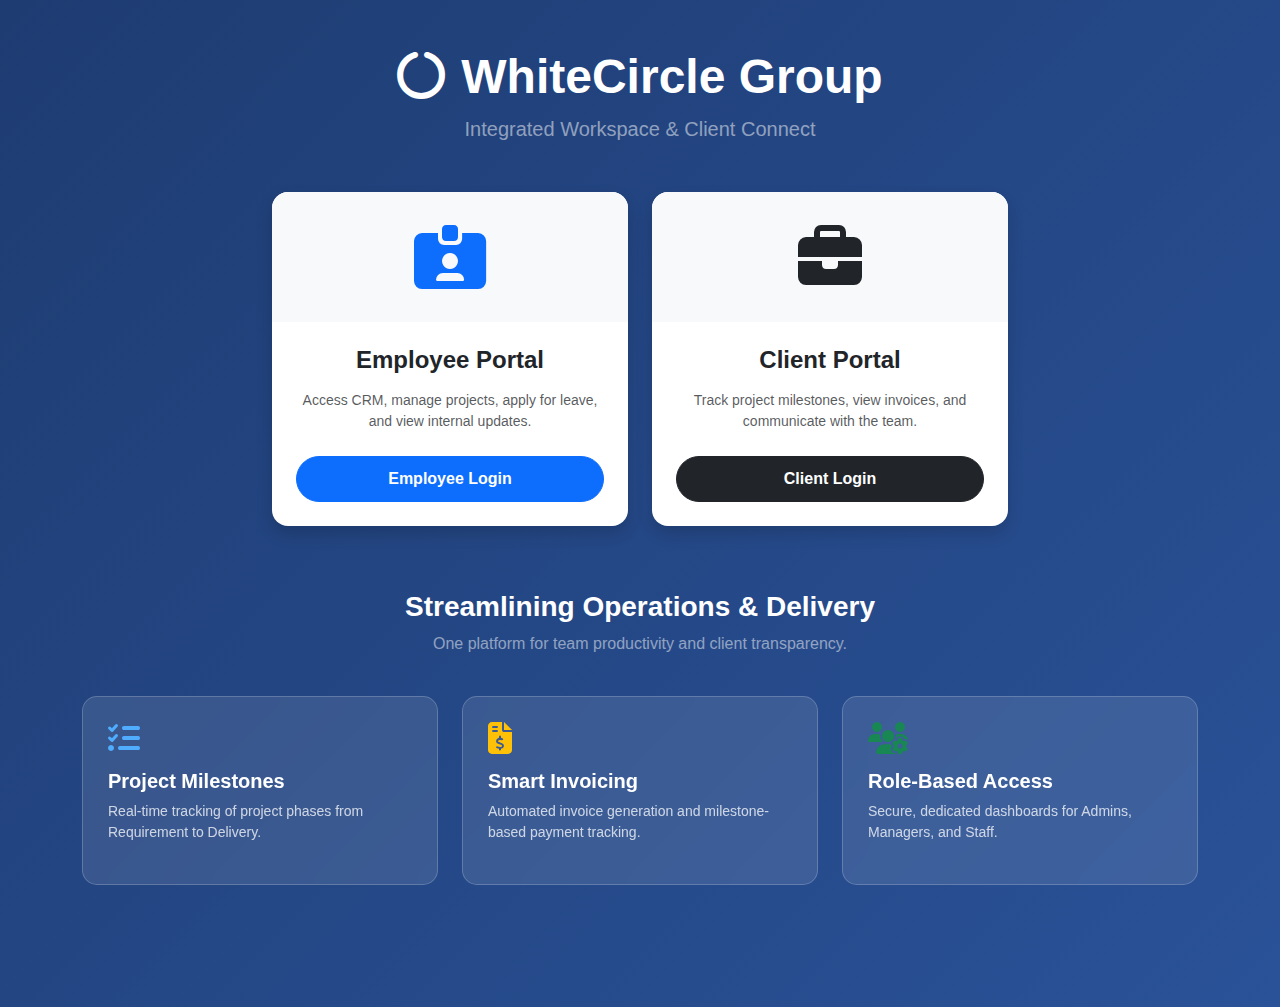
<file: admindashboard/admindashboard/src/main/resources/templates/index.html>
<!DOCTYPE html>
<html lang="en" xmlns:th="http://www.thymeleaf.org">
<head>
    <meta charset="UTF-8">
    <meta name="viewport" content="width=device-width, initial-scale=1.0">
    <title>WhiteCircle Group | Workspace</title>
    <link href="https://cdn.jsdelivr.net/npm/bootstrap@5.3.0/dist/css/bootstrap.min.css" rel="stylesheet">
    <link href="https://cdnjs.cloudflare.com/ajax/libs/font-awesome/6.4.0/css/all.min.css" rel="stylesheet">
    <style>
        body {
            /* Kept your existing premium blue gradient */
            background: linear-gradient(135deg, #1e3c72 0%, #2a5298 100%);
            min-height: 100vh;
            font-family: 'Poppins', sans-serif; /* Ensuring we keep the font upgrade */
            padding-bottom: 50px;
        }

        /* --- SERVICE CARDS --- */
        .service-card {
            border: none;
            border-radius: 16px;
            transition: all 0.3s ease;
            height: 100%;
            background: white;
            overflow: hidden;
            position: relative;
        }
        .service-card:hover {
            transform: translateY(-8px);
            box-shadow: 0 15px 35px rgba(0,0,0,0.25);
        }
        .service-icon-wrapper {
            height: 130px;
            display: flex;
            align-items: center;
            justify-content: center;
            background: #f8f9fa;
        }
        .btn-service {
            border-radius: 25px;
            padding: 10px 30px;
            font-weight: 600;
            transition: all 0.3s;
        }

        /* --- FEATURE GRID (Glassmorphism) --- */
        .feature-box {
            background: rgba(255, 255, 255, 0.1);
            backdrop-filter: blur(10px);
            border: 1px solid rgba(255, 255, 255, 0.2);
            border-radius: 15px;
            padding: 25px;
            color: white;
            transition: transform 0.3s;
            height: 100%;
        }
        .feature-box:hover {
            transform: translateY(-5px);
            background: rgba(255, 255, 255, 0.2);
        }
        .feature-icon {
            font-size: 2rem;
            margin-bottom: 15px;
            color: #4facfe;
        }

        /* --- LOGIN CONTAINER --- */
        #login-container {
            display: none;
            min-height: 70vh;
            align-items: center;
            animation: fadeIn 0.4s ease-in-out;
        }
        @keyframes fadeIn {
            from { opacity: 0; transform: translateY(10px); }
            to { opacity: 1; transform: translateY(0); }
        }
    </style>
</head>
<body>

<div class="container py-5">

    <div id="landing-section">

        <div class="text-center mb-5">
            <h1 class="text-white fw-bold mb-2 display-5"><i class="fas fa-circle-notch me-3"></i>WhiteCircle Group</h1>
            <p class="text-white-50 fs-5">Integrated Workspace & Client Connect</p>
        </div>

        <div class="row justify-content-center g-4 mb-5">

            <div class="col-md-5 col-lg-4">
                <div class="card service-card shadow">
                    <div class="service-icon-wrapper">
                        <i class="fas fa-id-card-alt fa-4x text-primary"></i>
                    </div>
                    <div class="card-body p-4 text-center">
                        <h4 class="card-title fw-bold mb-3">Employee Portal</h4>
                        <p class="card-text text-muted small mb-4">
                            Access CRM, manage projects, apply for leave, and view internal updates.
                        </p>
                        <button class="btn btn-primary btn-service w-100" onclick="openPortal('employee')">
                            Employee Login
                        </button>
                    </div>
                </div>
            </div>

            <div class="col-md-5 col-lg-4">
                <div class="card service-card shadow">
                    <div class="service-icon-wrapper">
                        <i class="fas fa-briefcase fa-4x text-dark"></i>
                    </div>
                    <div class="card-body p-4 text-center">
                        <h4 class="card-title fw-bold mb-3">Client Portal</h4>
                        <p class="card-text text-muted small mb-4">
                            Track project milestones, view invoices, and communicate with the team.
                        </p>
                        <button class="btn btn-dark btn-service w-100" onclick="openPortal('client')">
                            Client Login
                        </button>
                    </div>
                </div>
            </div>

        </div>

        <div class="row mt-5 pt-3">
            <div class="col-12 text-center mb-4">
                <h3 class="text-white fw-bold">Streamlining Operations & Delivery</h3>
                <p class="text-white-50">One platform for team productivity and client transparency.</p>
            </div>

            <div class="col-md-6 col-lg-4 mb-4">
                <div class="feature-box">
                    <i class="fas fa-tasks feature-icon"></i>
                    <h5 class="fw-bold">Project Milestones</h5>
                    <p class="small opacity-75">Real-time tracking of project phases from Requirement to Delivery.</p>
                </div>
            </div>

            <div class="col-md-6 col-lg-4 mb-4">
                <div class="feature-box">
                    <i class="fas fa-file-invoice-dollar feature-icon text-warning"></i>
                    <h5 class="fw-bold">Smart Invoicing</h5>
                    <p class="small opacity-75">Automated invoice generation and milestone-based payment tracking.</p>
                </div>
            </div>

            <div class="col-md-6 col-lg-4 mb-4">
                <div class="feature-box">
                    <i class="fas fa-users-cog feature-icon text-success"></i>
                    <h5 class="fw-bold">Role-Based Access</h5>
                    <p class="small opacity-75">Secure, dedicated dashboards for Admins, Managers, and Staff.</p>
                </div>
            </div>
        </div>

    </div>

    <div class="row justify-content-center" id="login-container">
        <div class="col-md-5">

            <div class="text-start mb-3">
                <button class="btn btn-outline-light btn-sm" onclick="showLanding()">
                    <i class="fas fa-arrow-left me-2"></i>Back to Portal Selection
                </button>
            </div>

            <div class="card border-0 shadow-lg" style="border-radius: 15px; overflow: hidden;">

                <div class="card-header bg-white border-bottom-0 pt-4 pb-0 text-center">
                    <h4 class="fw-bold" id="login-title">Login</h4>
                    <p class="text-muted small" id="login-subtitle">Please enter your credentials.</p>
                </div>

                <div class="card-body p-4">

                    <div id="employee-form-section" style="display: none;">
                        <form action="/employee" method="get"> <div class="mb-3">
                            <label class="form-label small fw-bold text-muted">Corporate Email / Username</label>
                            <div class="input-group">
                                <span class="input-group-text bg-light"><i class="fas fa-user"></i></span>
                                <input type="text" name="username" class="form-control" placeholder="user@whitecircle.com" required>
                            </div>
                        </div>
                            <div class="mb-3">
                                <label class="form-label small fw-bold text-muted">Password</label>
                                <div class="input-group">
                                    <span class="input-group-text bg-light"><i class="fas fa-lock"></i></span>
                                    <input type="password" name="password" class="form-control" placeholder="••••••" required>
                                </div>
                            </div>
                            <button type="submit" class="btn btn-primary w-100 py-2 fw-bold">
                                <i class="fas fa-sign-in-alt me-2"></i>Secure Access
                            </button>
                        </form>
                    </div>

                    <div id="client-form-section" style="display: none;">
                        <form action="/client" method="get"> <div class="mb-3">
                            <label class="form-label small fw-bold text-muted">Registered Phone</label>
                            <div class="input-group">
                                <span class="input-group-text bg-light">+91</span>
                                <input type="tel" name="phone" class="form-control" placeholder="9876543210" pattern="[0-9]{10}" required>
                            </div>
                        </div>
                            <div class="mb-3">
                                <label class="form-label small fw-bold text-muted">Client / Project ID</label>
                                <input type="text" name="clientId" class="form-control" placeholder="WCG-2026-001" required>
                            </div>
                            <button type="submit" class="btn btn-dark w-100 py-2 fw-bold">
                                <i class="fas fa-rocket me-2"></i>Access Project Dashboard
                            </button>
                        </form>
                    </div>

                </div>
                <div class="card-footer bg-light text-center py-3 border-0">
                    <small class="text-muted">Need help? Contact <a href="#" class="text-decoration-none fw-bold">IT Support</a></small>
                </div>
            </div>
        </div>
    </div>
</div>

<script src="https://cdn.jsdelivr.net/npm/bootstrap@5.3.0/dist/js/bootstrap.bundle.min.js"></script>
<script>
    function openPortal(type) {
        // Hide Landing, Show Login
        document.getElementById('landing-section').style.display = 'none';
        document.getElementById('login-container').style.display = 'flex';

        // Reset forms
        document.getElementById('employee-form-section').style.display = 'none';
        document.getElementById('client-form-section').style.display = 'none';

        // Toggle Logic
        if (type === 'employee') {
            document.getElementById('employee-form-section').style.display = 'block';
            document.getElementById('login-title').innerText = "Employee Portal";
            document.getElementById('login-title').className = "fw-bold text-primary";
            document.getElementById('login-subtitle').innerText = "Authorized personnel only.";
        }
        else if (type === 'client') {
            document.getElementById('client-form-section').style.display = 'block';
            document.getElementById('login-title').innerText = "Client Connect";
            document.getElementById('login-title').className = "fw-bold text-dark";
            document.getElementById('login-subtitle').innerText = "View project status and invoices.";
        }
    }

    function showLanding() {
        // Show Landing, Hide Login
        document.getElementById('login-container').style.display = 'none';
        document.getElementById('landing-section').style.display = 'block';
    }
</script>
</body>
</html>
</file>
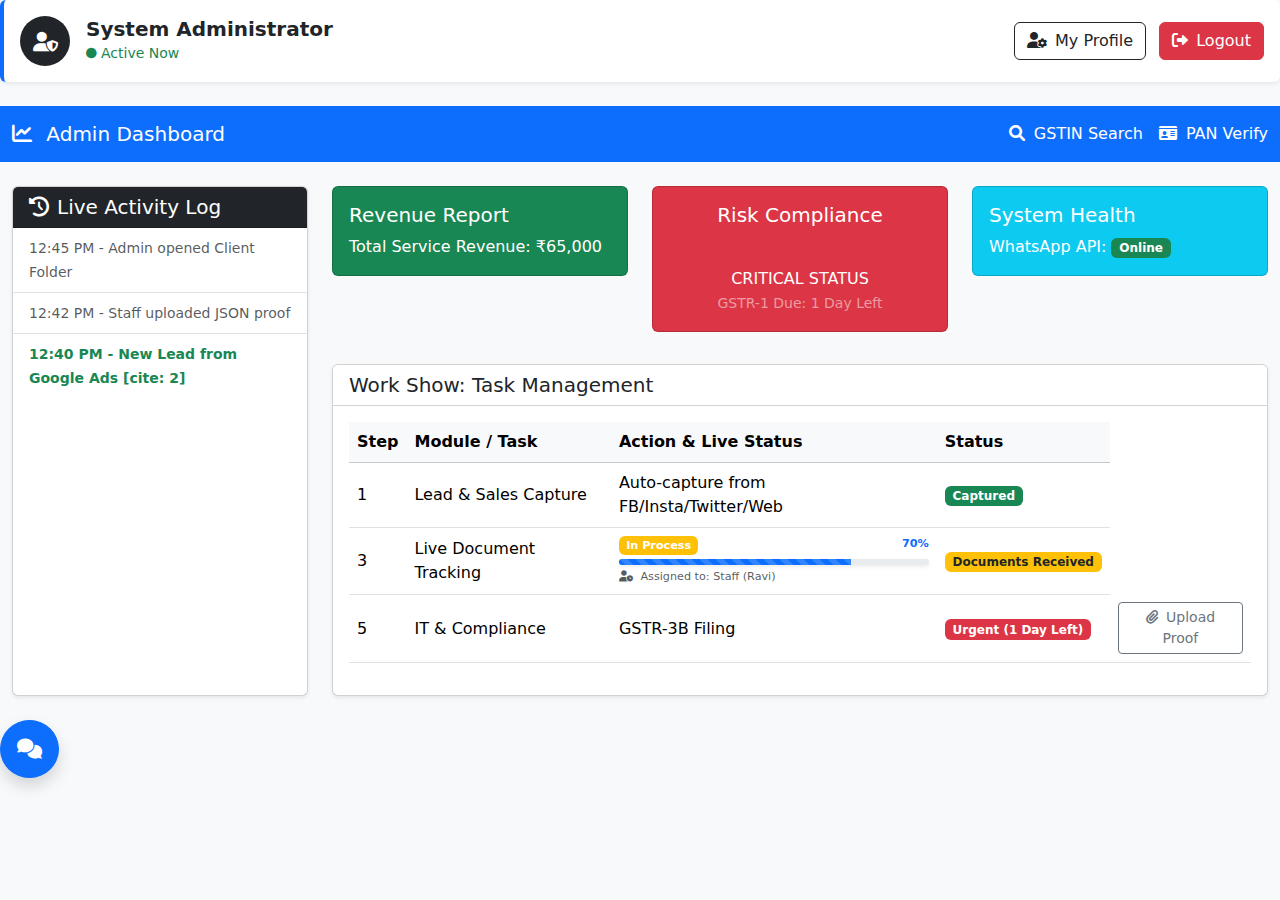
<file: admindashboard/admindashboard/src/main/resources/templates/dashboard.html>
<!DOCTYPE html>
<html xmlns:th="http://www.thymeleaf.org">
<head>
    <meta charset="UTF-8">
    <title>Admin Dashboard</title>
    <link href="https://cdn.jsdelivr.net/npm/bootstrap@5.3.0/dist/css/bootstrap.min.css" rel="stylesheet">
    <link rel="stylesheet" th:href="@{/css/style.css}">
    <link rel="stylesheet" href="https://cdnjs.cloudflare.com/ajax/libs/font-awesome/6.0.0/css/all.min.css">
</head>
<body class="bg-light">

<div class="card shadow-sm mb-4 border-0 border-start border-primary border-4">
    <div class="card-body d-flex justify-content-between align-items-center">

        <div class="d-flex align-items-center">
            <div class="bg-dark text-white rounded-circle d-flex align-items-center justify-content-center me-3" style="width: 50px; height: 50px;">
                <i class="fas fa-user-shield fa-lg"></i>
            </div>
            <div>
                <h5 class="mb-0 fw-bold">System Administrator</h5>
                <small class="text-success"><i class="fas fa-circle fa-xs me-1"></i>Active Now</small>
            </div>
        </div>

        <div>
            <a href="/profile?clientName=Administrator&phone=Office_Landline&pan=NA&role=admin"
               class="btn btn-outline-dark me-2">
                <i class="fas fa-user-cog me-2"></i>My Profile
            </a>

            <a href="/" class="btn btn-danger">
                <i class="fas fa-sign-out-alt me-2"></i>Logout
            </a>
        </div>

    </div>
</div>

<nav class="navbar navbar-dark bg-primary sticky-top">
    <div class="container-fluid">
        <a class="navbar-brand" href="#">
            <i class="fas fa-chart-line me-2"></i> Admin Dashboard
        </a>
        <div class="d-flex text-white">
            <span class="me-3 nav-btn" data-bs-toggle="modal" data-bs-target="#gstModal">
                <i class="fas fa-search me-1"></i> GSTIN Search
            </span>

            <span class="nav-btn" data-bs-toggle="modal" data-bs-target="#panModal">
                <i class="fas fa-id-card me-1"></i> PAN Verify
            </span>
        </div>
    </div>
</nav>

<div class="container-fluid py-4">
    <div class="row">
        <div class="col-md-3">
            <div class="card shadow-sm h-100">
                <div class="card-header bg-dark text-white">
                    <h5 class="mb-0"><i class="fas fa-history me-2"></i>Live Activity Log</h5>
                </div>
                <div class="card-body p-0">
                    <ul class="list-group list-group-flush" id="activity-log">
                        <li class="list-group-item text-muted"><small>12:45 PM - Admin opened Client Folder</small></li>
                        <li class="list-group-item text-muted"><small>12:42 PM - Staff uploaded JSON proof</small></li>
                        <li class="list-group-item text-success fw-bold"><small>12:40 PM - New Lead from Google Ads [cite: 2]</small></li>
                    </ul>
                </div>
            </div>
        </div>

        <div class="col-md-9">

            <div class="row mb-4">
                <div class="col-md-4">
                    <div class="card text-white bg-success mb-3 interactive-card">
                        <div class="card-body">
                            <h5 class="card-title">Revenue Report</h5>
                            <p class="card-text">Total Service Revenue: ₹65,000</p>
                        </div>
                    </div>
                </div>
                <div class="col-md-4">
                    <div class="card text-white bg-danger mb-2 interactive-card">
                        <div class="card-body text-center">
                            <h5 class="card-title">Risk Compliance</h5>

                            <div class="risk-meter mx-auto my-2">
                                <div class="meter-center text-danger">85%</div>
                            </div>

                            <p class="card-text fw mb-0">CRITICAL STATUS</p>
                            <small class="text-white-50">GSTR-1 Due: 1 Day Left</small>
                        </div>
                    </div>
                </div>
                <div class="col-md-4">
                    <div class="card text-white bg-info mb-3 interactive-card">
                        <div class="card-body">
                            <h5 class="card-title">System Health</h5>
                            <p class="card-text">WhatsApp API: <span class="badge bg-success">Online</span></p>
                        </div>
                    </div>
                </div>
            </div>

            <div class="card shadow-sm">
                <div class="card-header bg-white">
                    <h5 class="mb-0">Work Show: Task Management</h5>
                </div>
                <div class="card-body">
                    <div class="table-responsive">
                        <table class="table table-hover align-middle">
                            <thead class="table-light">
                            <tr>
                                <th>Step</th>
                                <th>Module / Task</th>
                                <th>Action & Live Status</th>
                                <th>Status</th>
                            </tr>
                            </thead>
                            <tbody>
                            <tr>
                                <td>1</td>
                                <td>Lead & Sales Capture</td>
                                <td>Auto-capture from FB/Insta/Twitter/Web</td>
                                <td><span class="badge bg-success">Captured</span></td>
                            </tr>
                            <tr>
                                <td>3</td>
                                <td>Live Document Tracking</td>
                                <td>
                                    <div class="d-flex flex-column">
                                        <div class="d-flex justify-content-between mb-1">
                                            <span class="badge bg-warning text-white" style="font-size: 0.7rem;">In Process</span>
                                            <span class="text-primary fw-bold" style="font-size: 0.7rem;">70%</span>
                                        </div>

                                        <div class="progress shadow-sm" style="height: 6px; border-radius: 4px;">
                                            <div class="progress-bar progress-bar-striped progress-bar-animated bg-primary"
                                                 role="progressbar"
                                                 style="width: 75%;"
                                                 aria-valuenow="60" aria-valuemin="0" aria-valuemax="100">
                                            </div>
                                        </div>

                                        <small class="text-muted mt-1" style="font-size: 0.7rem;">
                                            <i class="fas fa-user-clock me-1"></i> Assigned to: Staff (Ravi)
                                        </small>
                                    </div>
                                </td>
                                <td><span class="badge bg-warning text-dark">Documents Received</span></td>
                            </tr>
                            <tr>
                                <td>5</td>
                                <td>IT & Compliance</td>
                                <td>GSTR-3B Filing</td>
                                <td><span class="badge bg-danger">Urgent (1 Day Left)</span></td>

                                <td>
                                    <button class="btn btn-sm btn-outline-secondary" onclick="triggerUpload(this)">
                                        <i class="fas fa-paperclip me-1"></i> Upload Proof
                                    </button>
                                    <input type="file" class="d-none" accept=".pdf, .json" onchange="handleFileUpload(this)">
                                </td>
                            </tr>
                            </tbody>
                        </table>
                    </div>
                </div>
            </div>

        </div>
    </div>
</div>

<script src="https://cdn.jsdelivr.net/npm/bootstrap@5.3.0/dist/js/bootstrap.bundle.min.js"></script>
<script th:src="@{/js/script.js}"></script>

<button id="chat-toggle-btn" class="btn btn-primary rounded-circle shadow p-3" onclick="toggleChat()">
    <i class="fas fa-comments fa-lg"></i>
</button>

<div id="chat-window" class="card shadow d-none">
    <div class="card-header bg-primary text-white d-flex justify-content-between align-items-center">
        <span><i class="fas fa-user-tie me-2"></i>Manager / Staff Chat</span>
        <button type="button" class="btn-close btn-close-white btn-sm" onclick="toggleChat()"></button>
    </div>

    <div class="card-body overflow-auto" style="height: 300px; background-color: #f8f9fa;">
        <div class="d-flex justify-content-start mb-2">
            <div class="bg-white text-dark p-2 rounded shadow-sm" style="max-width: 75%;">
                <small class="fw-bold d-block">Accountant (Staff)</small>
                Sir, the GST files for Client #402 are ready.
            </div>
        </div>

        <div class="d-flex justify-content-end mb-2">
            <div class="bg-primary text-white p-2 rounded shadow-sm" style="max-width: 75%;">
                <small class="fw-bold d-block text-white-50">You (Admin)</small>
                Great! Please upload the JSON proof by 2 PM.
            </div>
        </div>
    </div>

    <div class="card-footer bg-white">
        <div class="input-group">
            <input type="text" class="form-control border-0" placeholder="Type a message...">
            <button class="btn btn-outline-primary border-0"><i class="fas fa-paper-plane"></i></button>
        </div>
    </div>
</div>
<div class="modal fade" id="gstModal" tabindex="-1" aria-hidden="true">
    <div class="modal-dialog">
        <div class="modal-content">
            <div class="modal-header bg-primary text-white">
                <h5 class="modal-title"><i class="fas fa-search me-2"></i>GSTIN Verification</h5>
                <button type="button" class="btn-close btn-close-white" data-bs-dismiss="modal"></button>
            </div>
            <div class="modal-body">
                <p class="text-muted">Enter the 15-digit GSTIN number to verify status.</p>
                <div class="mb-3">
                    <input type="text" id="gstInput" class="form-control" placeholder="Ex: 27ABCDE1234F1Z5">
                </div>
                <div id="gstResult" class="alert alert-success d-none">
                    <i class="fas fa-check-circle me-2"></i> <strong>Active:</strong> M/S SHARMA TRADERS
                </div>
            </div>
            <div class="modal-footer">
                <button type="button" class="btn btn-secondary" data-bs-dismiss="modal">Close</button>
                <button type="button" class="btn btn-primary" onclick="simulateVerification('gst')">Search</button>
            </div>
        </div>
    </div>
</div>

<div class="modal fade" id="panModal" tabindex="-1" aria-hidden="true">
    <div class="modal-dialog">
        <div class="modal-content">
            <div class="modal-header bg-dark text-white">
                <h5 class="modal-title"><i class="fas fa-id-card me-2"></i>PAN Verification</h5>
                <button type="button" class="btn-close btn-close-white" data-bs-dismiss="modal"></button>
            </div>
            <div class="modal-body">
                <p class="text-muted">Enter the 10-character PAN number.</p>
                <div class="mb-3">
                    <input type="text" id="panInput" class="form-control" placeholder="Ex: ABCDE1234F">
                </div>
                <div id="panResult" class="alert alert-success d-none">
                    <i class="fas fa-check-circle me-2"></i> <strong>Valid:</strong> ABHISEK BHARTI
                </div>
            </div>
            <div class="modal-footer">
                <button type="button" class="btn btn-secondary" data-bs-dismiss="modal">Close</button>
                <button type="button" class="btn btn-dark" onclick="simulateVerification('pan')">Verify</button>
            </div>
        </div>
    </div>
</div>
</body>
</html>
</file>
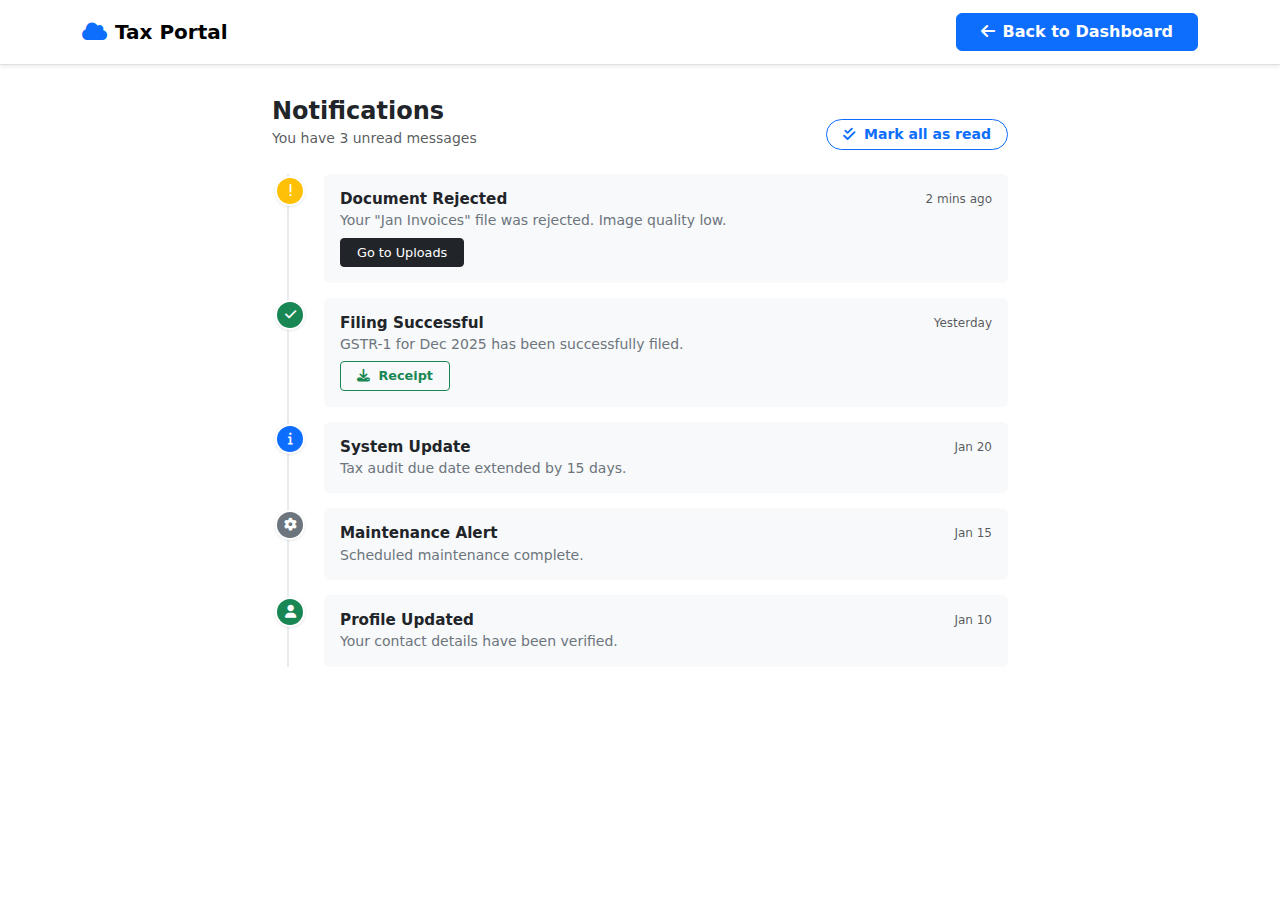
<file: admindashboard/admindashboard/src/main/resources/templates/notifications.html>
<!DOCTYPE html>
<html lang="en" xmlns:th="http://www.thymeleaf.org">
<head>
    <meta charset="UTF-8">
    <title>Notification Center</title>
    <link href="https://cdn.jsdelivr.net/npm/bootstrap@5.3.0/dist/css/bootstrap.min.css" rel="stylesheet">
    <link href="https://cdnjs.cloudflare.com/ajax/libs/font-awesome/6.4.0/css/all.min.css" rel="stylesheet">
    <style>
        .timeline { border-left: 2px solid #e9ecef; margin-left: 15px; position: relative; }

        .timeline-item { position: relative; padding-left: 35px; margin-bottom: 15px; }

        .timeline-icon {
            position: absolute; left: -14px; top: 2px; width: 30px; height: 30px;
            border-radius: 50%; text-align: center; line-height: 26px; border: 2px solid #fff; box-shadow: 0 1px 3px rgba(0,0,0,0.1); font-size: 0.8rem;
        }

        /* Hover effect ONLY for actionable buttons */
        .btn-hover-effect:hover { transform: translateY(-1px); box-shadow: 0 2px 5px rgba(0,0,0,0.1); transition: all 0.2s; }

        .compact-card { border: 1px solid #eee; transition: none; }
    </style>
</head>
<body class="bg-white">

<nav class="navbar navbar-light bg-white border-bottom shadow-sm mb-3 sticky-top">
    <div class="container py-1">
        <a class="navbar-brand fw-bold fs-5" href="/client"><i class="fas fa-cloud text-primary me-2"></i>Tax Portal</a>

        <a href="#" onclick="history.back()" class="btn btn-primary fw-bold px-4 btn-hover-effect">
            <i class="fas fa-arrow-left me-2"></i>Back to Dashboard
        </a>
    </div>
</nav>

<div class="container mb-5">
    <div class="row justify-content-center">
        <div class="col-md-8">

            <div class="d-flex justify-content-between align-items-end mb-4 mt-3">
                <div>
                    <h4 class="fw-bold mb-0">Notifications</h4>
                    <small class="text-muted">You have 3 unread messages</small>
                </div>
                <button class="btn btn-outline-primary btn-sm rounded-pill px-3 fw-bold btn-hover-effect">
                    <i class="fas fa-check-double me-1"></i> Mark all as read
                </button>
            </div>

            <div class="timeline">

                <div class="timeline-item">
                    <div class="timeline-icon bg-warning text-white"><i class="fas fa-exclamation"></i></div>
                    <div class="card compact-card border-0 bg-light"> <div class="card-body p-3"> <div class="d-flex justify-content-between mb-1">
                        <h6 class="fw-bold text-dark mb-0" style="font-size: 0.95rem;">Document Rejected</h6>
                        <small class="text-muted" style="font-size: 0.75rem;">2 mins ago</small>
                    </div>
                        <p class="text-secondary mb-2 small lh-sm">Your "Jan Invoices" file was rejected. Image quality low.</p>

                        <div class="mt-2">
                            <a href="#" class="btn btn-dark btn-sm px-3 py-1 btn-hover-effect" style="font-size: 0.8rem;">
                                Go to Uploads
                            </a>
                        </div>
                    </div>
                    </div>
                </div>

                <div class="timeline-item">
                    <div class="timeline-icon bg-success text-white"><i class="fas fa-check"></i></div>
                    <div class="card compact-card border-0 bg-light">
                        <div class="card-body p-3">
                            <div class="d-flex justify-content-between mb-1">
                                <h6 class="fw-bold text-dark mb-0" style="font-size: 0.95rem;">Filing Successful</h6>
                                <small class="text-muted" style="font-size: 0.75rem;">Yesterday</small>
                            </div>
                            <p class="text-secondary mb-2 small lh-sm">GSTR-1 for Dec 2025 has been successfully filed.</p>

                            <div class="mt-2">
                                <a href="#" class="btn btn-outline-success btn-sm px-3 py-1 fw-bold btn-hover-effect" style="font-size: 0.8rem;">
                                    <i class="fas fa-download me-1"></i> Receipt
                                </a>
                            </div>
                        </div>
                    </div>
                </div>

                <div class="timeline-item">
                    <div class="timeline-icon bg-primary text-white"><i class="fas fa-info"></i></div>
                    <div class="card compact-card border-0 bg-light">
                        <div class="card-body p-3">
                            <div class="d-flex justify-content-between mb-1">
                                <h6 class="fw-bold text-dark mb-0" style="font-size: 0.95rem;">System Update</h6>
                                <small class="text-muted" style="font-size: 0.75rem;">Jan 20</small>
                            </div>
                            <p class="text-secondary mb-0 small lh-sm">Tax audit due date extended by 15 days.</p>
                        </div>
                    </div>
                </div>

                <div class="timeline-item">
                    <div class="timeline-icon bg-secondary text-white"><i class="fas fa-cog"></i></div>
                    <div class="card compact-card border-0 bg-light">
                        <div class="card-body p-3">
                            <div class="d-flex justify-content-between mb-1">
                                <h6 class="fw-bold text-dark mb-0" style="font-size: 0.95rem;">Maintenance Alert</h6>
                                <small class="text-muted" style="font-size: 0.75rem;">Jan 15</small>
                            </div>
                            <p class="text-secondary mb-0 small lh-sm">Scheduled maintenance complete.</p>
                        </div>
                    </div>
                </div>

                <div class="timeline-item">
                    <div class="timeline-icon bg-success text-white"><i class="fas fa-user"></i></div>
                    <div class="card compact-card border-0 bg-light">
                        <div class="card-body p-3">
                            <div class="d-flex justify-content-between mb-1">
                                <h6 class="fw-bold text-dark mb-0" style="font-size: 0.95rem;">Profile Updated</h6>
                                <small class="text-muted" style="font-size: 0.75rem;">Jan 10</small>
                            </div>
                            <p class="text-secondary mb-0 small lh-sm">Your contact details have been verified.</p>
                        </div>
                    </div>
                </div>

            </div>

        </div>
    </div>
</div>

</body>
</html>
</file>
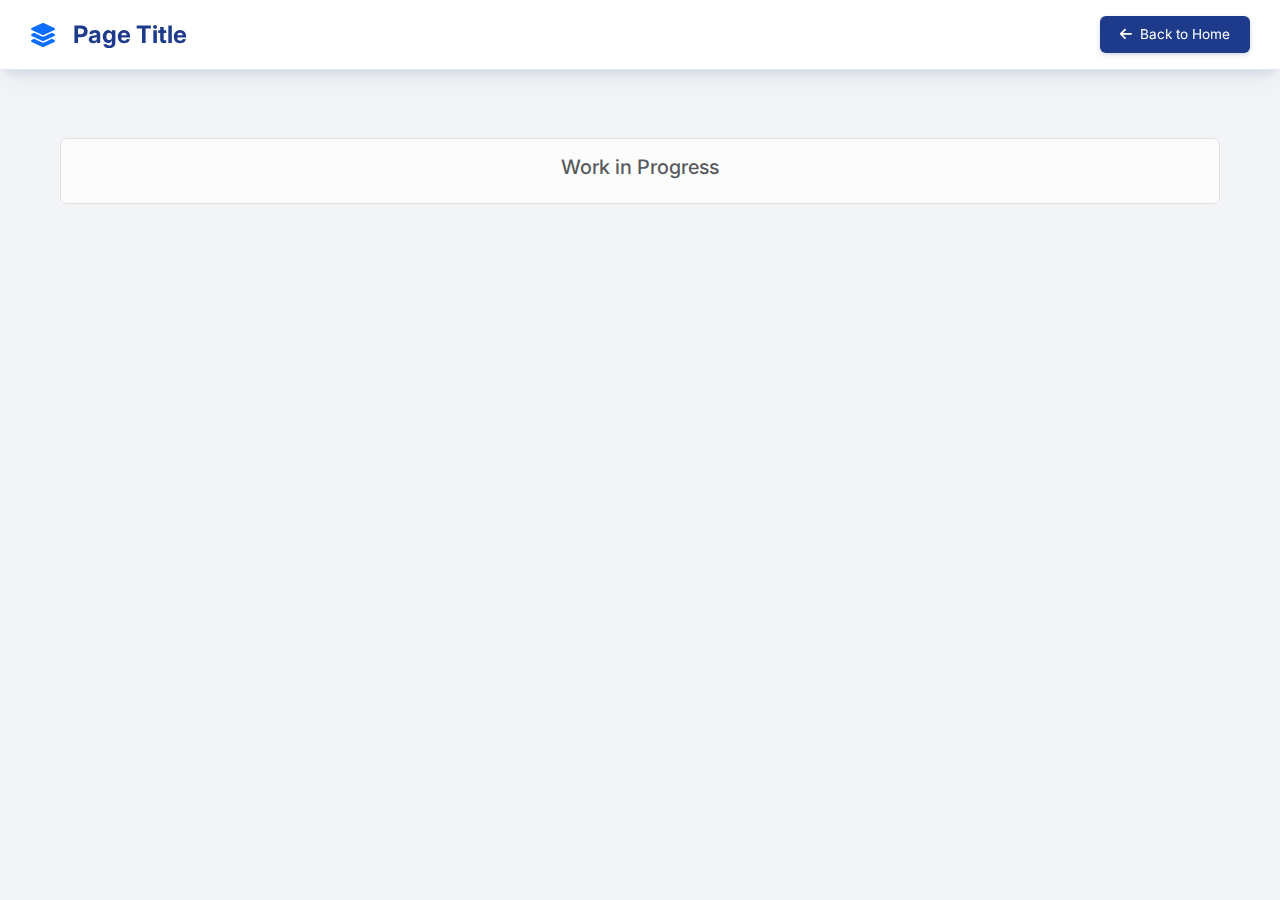
<file: admindashboard/admindashboard/src/main/resources/templates/tickets.html>
<!DOCTYPE html>
<html lang="en">
<head>
    <meta charset="UTF-8">
    <meta name="viewport" content="width=device-width, initial-scale=1.0">
    <title>WhiteCircle Portal</title>

    <link href="https://cdn.jsdelivr.net/npm/bootstrap@5.3.0/dist/css/bootstrap.min.css" rel="stylesheet">
    <link href="https://cdnjs.cloudflare.com/ajax/libs/font-awesome/6.4.0/css/all.min.css" rel="stylesheet">
    <link href="https://fonts.googleapis.com/css2?family=Inter:wght@300;400;500;600;700&display=swap" rel="stylesheet">

    <style>
        :root {
            --bs-primary: #1e3a8a; /* Navy Blue Theme */
            --bg-color: #f3f4f6;
        }

        body {
            font-family: 'Inter', sans-serif;
            background-color: var(--bg-color);
            color: #334155;
            padding-top: 90px; /* Space for fixed header */
        }

        /* --- DASHING WHITE HEADER --- */
        .top-nav-bar {
            position: fixed; top: 0; left: 0; right: 0; z-index: 1000;
            background: white;
            height: 70px;
            display: flex; align-items: center; justify-content: space-between;
            padding: 0 30px;
            border-bottom: 1px solid #e2e8f0;
            box-shadow: 0 10px 25px -5px rgba(30, 58, 138, 0.1),
                        0 8px 10px -6px rgba(30, 58, 138, 0.1);
        }

        .brand-section {
            display: flex; align-items: center;
            color: #1e3a8a;
            font-weight: 700;
            font-size: 1.5rem;
            min-width: 250px;
        }

        .btn-back {
            background: #1e3a8a; color: white;
            padding: 8px 20px; border-radius: 6px; font-size: 0.85rem; text-decoration: none;
            border: none; transition: all 0.2s;
            box-shadow: 0 2px 5px rgba(30, 58, 138, 0.2);
        }
        .btn-back:hover { background: #172554; color: white; transform: translateY(-1px); }

        /* --- MAIN CONTAINER --- */
        .main-container {
            max-width: 1200px; margin: 0 auto; padding: 0 20px;
        }
    </style>
</head>
<body>

<nav class="top-nav-bar">
    <div class="brand-section">
        <i class="fas fa-layer-group me-3 text-primary"></i>
        Page Title
    </div>
    <a href="/employee/dashboard" class="btn-back">
        <i class="fas fa-arrow-left me-2"></i>Back to Home
    </a>
</nav>

<div class="main-container">
    <div class="alert alert-light border text-center mt-5">
        <h5 class="text-muted">Work in Progress</h5>
    </div>
</div>

<script src="https://cdn.jsdelivr.net/npm/bootstrap@5.3.0/dist/js/bootstrap.bundle.min.js"></script>
</body>
</html>
</file>
